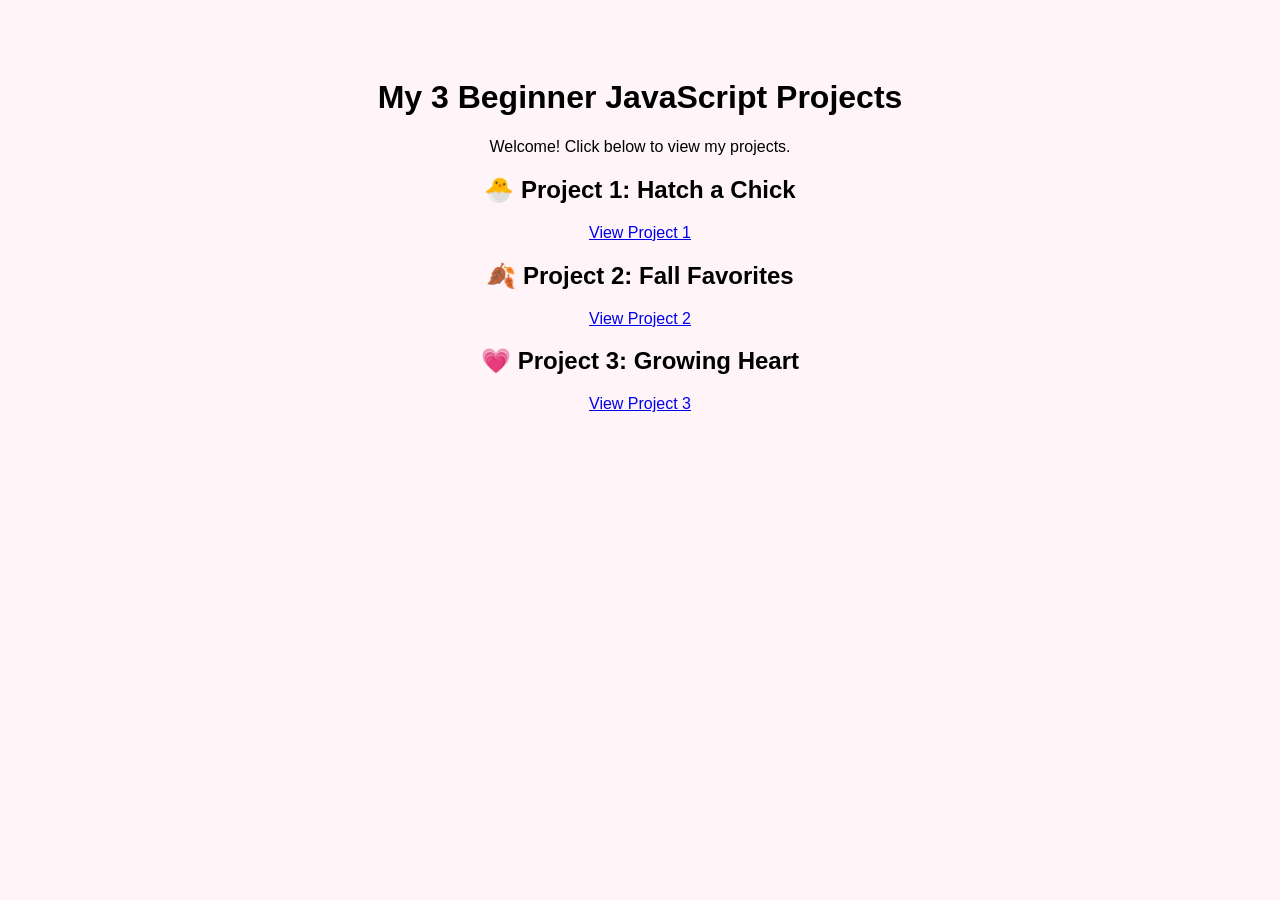
<file: index.html>
<!DOCTYPE html>
<html lang="en">
<head>
    <meta charset="UTF-8">
    <meta name="viewport" content="width=device-width, initial-scale=1.0">
    <title>My JavaScript Projects</title>
</head>
<body style="background-color: #FFF5F8; text-align: center; font-family: Arial; padding: 50px;">

    <h1>My 3 Beginner JavaScript Projects</h1>
    <p>Welcome! Click below to view my projects.</p>

    <h2>🐣 Project 1: Hatch a Chick</h2>
    <a href="Project%201/index.html">View Project 1</a>

    <h2>🍂 Project 2: Fall Favorites</h2>
    <a href="Project%202/index.html">View Project 2</a>

    <h2>💗 Project 3: Growing Heart</h2>
    <a href="Project%203/index.html">View Project 3</a>

</body>
</html>
</file>
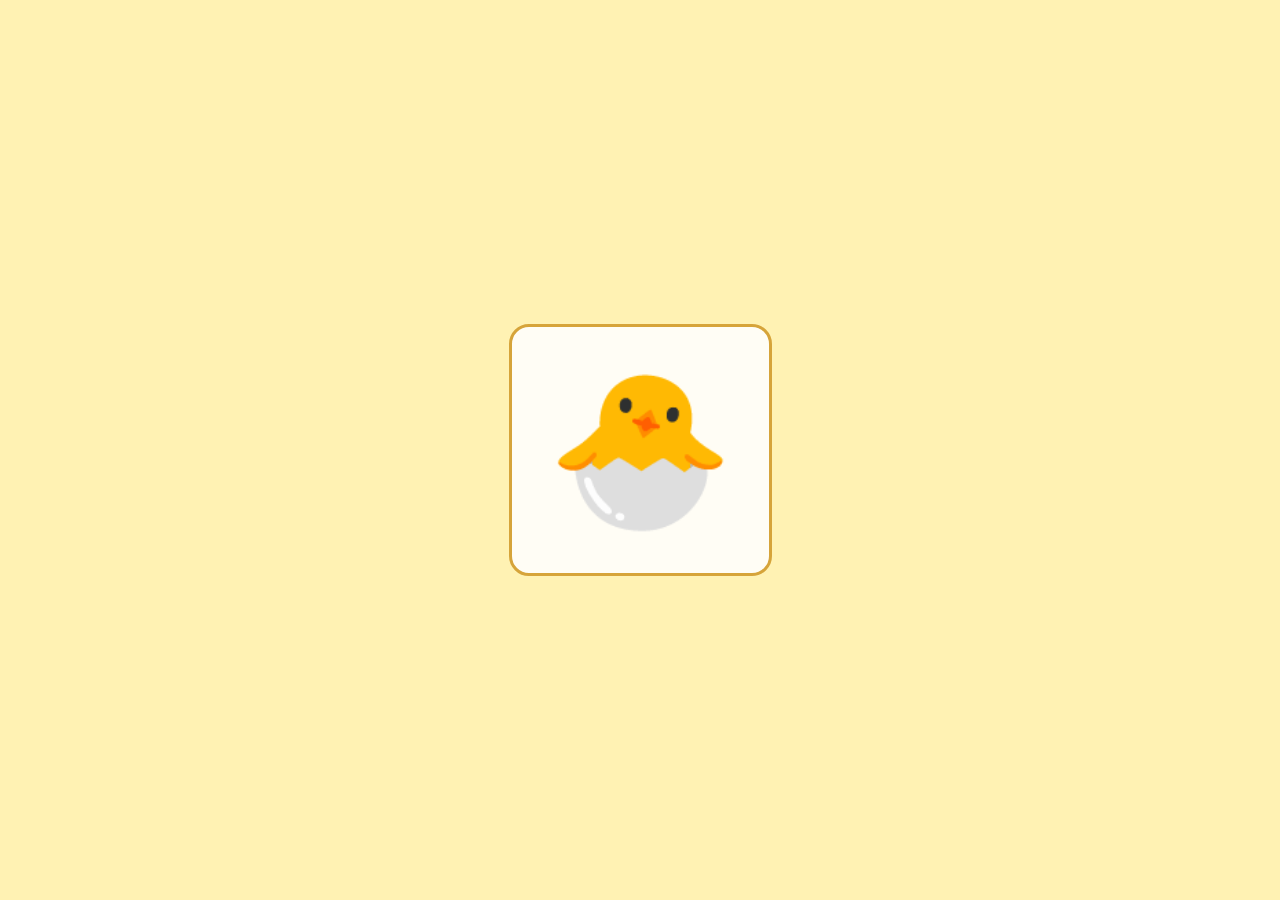
<file: Project 1/index.html>
<!DOCTYPE html>
<html lang="en">
<head>
    <meta charset="UTF-8">
    <meta name="viewport" content="width=device-width, initial-scale=1.0">
    <title>Hatch a Chick</title>
    <link rel="stylesheet" href="styles.css">
</head>
<body>

    <div class="container">
        <div class="closed">🐣</div>
        <div class="open">🐥</div>
    </div>

    <script src="app.js"></script>
</body>
</html>
</file>
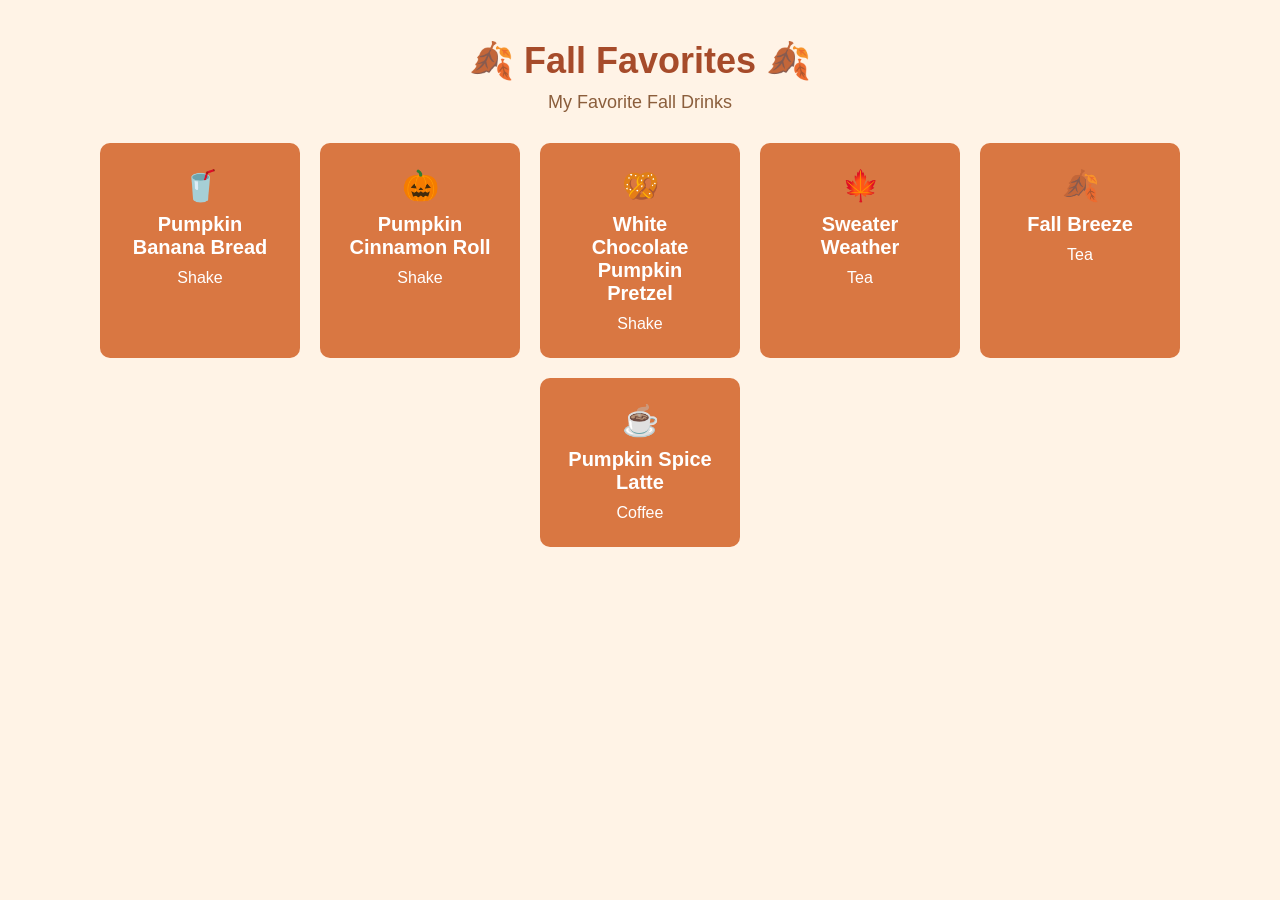
<file: Project 2/index.html>
<!DOCTYPE html>
<html lang="en">
<head>
    <meta charset="UTF-8">
    <meta name="viewport" content="width=device-width, initial-scale=1.0">
    <title>Fall Favorites</title>
    <link rel="stylesheet" href="styles.css">
</head>
<body>

    <h1>🍂 Fall Favorites 🍂</h1>
    <p>My Favorite Fall Drinks</p>

    <div class="container" id="drink-list">
    </div>

    <script src="app.js"></script>
</body>
</html>
</file>
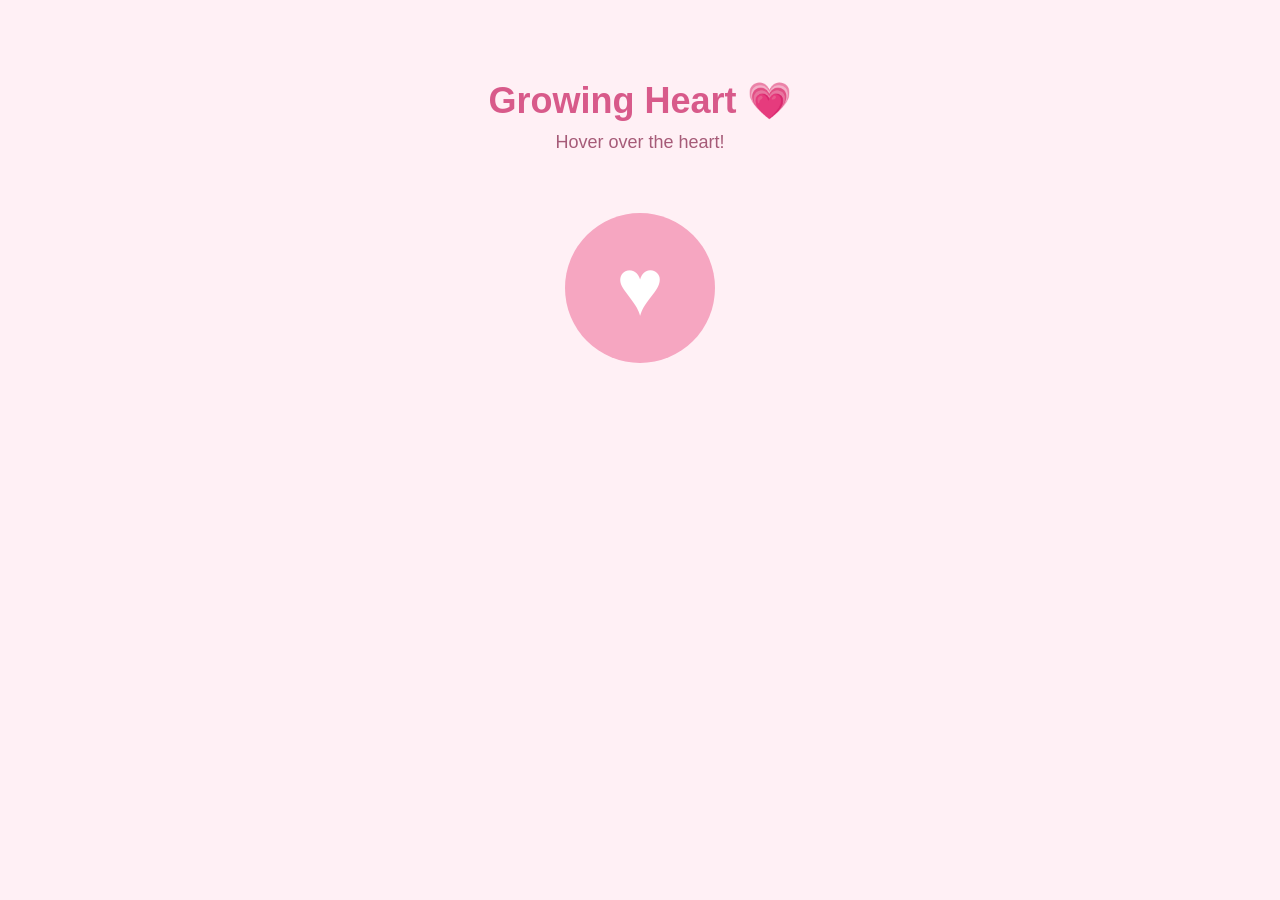
<file: Project 3/index.html>
<!DOCTYPE html>
<html lang="en">
<head>
    <meta charset="UTF-8">
    <meta name="viewport" content="width=device-width, initial-scale=1.0">
    <title>Growing Heart</title>
    <link rel="stylesheet" href="styles.css">
</head>
<body>

    <h1>Growing Heart 💗</h1>
    <p>Hover over the heart!</p>

    <div class="circle" id="heart">
        ♥
    </div>

    <script src="app.js"></script>
</body>
</html>
</file>
<file: Project 1/styles.css>
* {
    margin: 0;
    padding: 0;
    box-sizing: border-box;
}

body {
    background: #FFF2B3;
    font-family: Arial, sans-serif;
}

.container {
    display: flex;
    justify-content: center;
    align-items: center;
    height: 100vh;
}

.closed, .open {
    font-size: 150px;
    cursor: pointer;
    background: #FFFDF5;
    border: 3px solid #D6A43A;
    border-radius: 20px;
    padding: 35px;
    text-align: center;
}

.open {
    display: none;
}

.active {
    display: block;
}
</file>
<file: Project 2/styles.css>
* {
    margin: 0;
    padding: 0;
    box-sizing: border-box;
}

body {
    background-color: #FFF3E6;
    font-family: Arial, sans-serif;
    text-align: center;
    padding: 40px;
}

h1 {
    color: #A64B2A;
    font-size: 36px;
    margin-bottom: 10px;
}

p {
    color: #8B5E3C;
    font-size: 18px;
    margin-bottom: 30px;
}

.container {
    display: flex;
    justify-content: center;
    flex-wrap: wrap;
    gap: 20px;
}

.card {
    background-color: #D97742;
    color: white;
    width: 200px;
    padding: 25px;
    border-radius: 10px;
}

.card h2 {
    font-size: 20px;
    margin-bottom: 10px;
}

.card p {
    color: white;
    font-size: 16px;
    margin-bottom: 0;
}

/* Fall emojis */
.emoji {
    font-size: 30px;
    margin-bottom: 10px;
}

/* Shake when hovering */
.card:hover {
    animation: shake 0.5s;
    cursor: pointer;
}

@keyframes shake {
    0% { transform: rotate(0deg); }
    25% { transform: rotate(3deg); }
    50% { transform: rotate(-3deg); }
    75% { transform: rotate(3deg); }
    100% { transform: rotate(0deg); }
}
</file>
<file: Project 3/styles.css>
* {
    margin: 0;
    padding: 0;
    box-sizing: border-box;
}

body {
    background-color: #FFF0F5;
    font-family: Arial, sans-serif;
    text-align: center;
    padding-top: 80px;
}

h1 {
    color: #D85A8A;
    font-size: 36px;
    margin-bottom: 10px;
}

p {
    color: #A65B78;
    font-size: 18px;
    margin-bottom: 60px;
}

.circle {
    background-color: #F6A6C1;
    color: white;
    width: 150px;
    height: 150px;
    border-radius: 50%;
    margin: auto;
    display: flex;
    justify-content: center;
    align-items: center;
    font-size: 80px;
    cursor: pointer;
}
.circle {
    transition: transform 0.3s;
}
</file>
